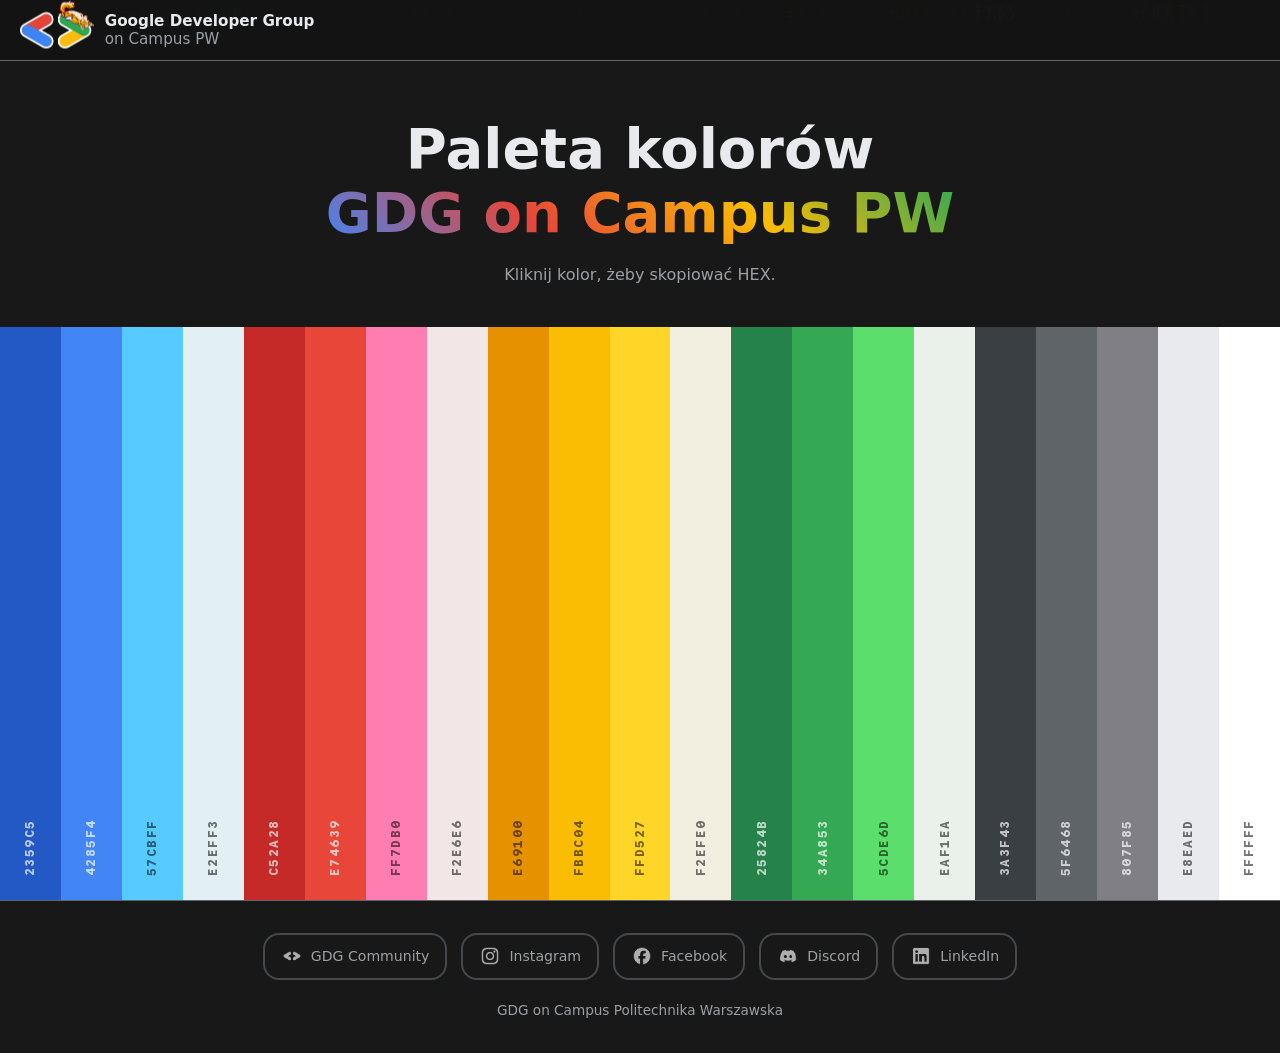
<file: index.html>
<!DOCTYPE html>
<html lang="pl">
<head>
  <meta charset="UTF-8">
  <meta name="viewport" content="width=device-width, initial-scale=1">
  <title>Paleta kolorów | GDG on Campus PW</title>
  <meta name="description" content="Paleta kolorów GDG on Campus PW. Kliknij kolor, żeby skopiować HEX.">

  <!-- Podgląd linku (Discord, Messenger, FB, LinkedIn). og:url i og:image muszą mieć pełny adres -->
  <meta property="og:type" content="website">
  <meta property="og:site_name" content="GDG on Campus PW">
  <meta property="og:locale" content="pl_PL">
  <meta property="og:title" content="Paleta kolorów GDG on Campus PW">
  <meta property="og:description" content="Kliknij kolor, żeby skopiować HEX.">
  <meta property="og:url" content="https://colors.gdgpw.pl/">
  <meta property="og:image" content="https://colors.gdgpw.pl/assets/og.jpg">
  <meta property="og:image:width" content="1200">
  <meta property="og:image:height" content="630">
  <meta property="og:image:alt" content="Logo GDG on Campus PW i napis Paleta kolorów">
  <meta name="twitter:card" content="summary_large_image">
  <link rel="icon" type="image/png" sizes="32x32" href="assets/favicon-32.png">
  <link rel="icon" type="image/png" sizes="192x192" href="assets/icon.png">
  <link rel="apple-touch-icon" href="assets/icon.png">

  <!-- Fonty z Google Fonts: Google Sans Flex (tekst) + Google Sans Code (HEX). Zmiana też w css/variables.css -->
  <link rel="preconnect" href="https://fonts.googleapis.com">
  <link rel="preconnect" href="https://fonts.gstatic.com" crossorigin>
  <link href="https://fonts.googleapis.com/css2?family=Google+Sans+Flex:wght@400;600;700;800&family=Google+Sans+Code:wght@400;700&display=swap" rel="stylesheet">

  <!-- Kolejność ma znaczenie: variables -> base -> layout -> components -> effects -->
  <link rel="stylesheet" href="css/variables.css">
  <link rel="stylesheet" href="css/base.css">
  <link rel="stylesheet" href="css/layout.css">
  <link rel="stylesheet" href="css/components.css">
  <link rel="stylesheet" href="css/effects.css">
</head>
<body>

  <!-- Tło z pływającymi symbolami (wypełnia js/effects.js) -->
  <div id="bg-canvas"></div>

  <header class="header">
    <div class="container header-inner">
      <a class="brand" href="https://gdgpw.pl"><img class="logo-img" src="assets/logo-mark.webp" alt=""><span class="brand-text">Google Developer Group<br><small>on Campus PW</small></span></a>
    </div>
  </header>

  <main>
    <section class="hero">
      <div class="container">
        <h1>Paleta kolorów<br><span class="gradient-text">GDG on Campus PW</span></h1>
        <p class="muted">Kliknij kolor, żeby skopiować HEX.</p>
      </div>
    </section>

    <!-- Paski wypełnia js/palette.js z COLORS (js/data.js) -->
    <div id="palette" class="palette"></div>
  </main>

  <footer class="footer">
    <div class="container">
      <!-- Socials: usuń cały <a>...</a>, żeby wyłączyć -->
      <div class="socials">
        <a class="social-link" href="https://gdg.community.dev/gdg-on-campus-politechnika-warszawska-warsaw-poland/" target="_blank" rel="noopener">
          <img src="assets/socials/gdg.svg" width="22" height="22" alt=""><span>GDG Community</span>
        </a>
        <a class="social-link" href="https://www.instagram.com/gdg_pw/" target="_blank" rel="noopener">
          <img src="assets/socials/instagram.svg" width="22" height="22" alt=""><span>Instagram</span>
        </a>
        <a class="social-link" href="https://www.facebook.com/gdg.pw" target="_blank" rel="noopener">
          <img src="assets/socials/facebook.svg" width="22" height="22" alt=""><span>Facebook</span>
        </a>
        <a class="social-link" href="https://discord.com/invite/vNW4vXVwqH" target="_blank" rel="noopener">
          <img src="assets/socials/discord.svg" width="22" height="22" alt=""><span>Discord</span>
        </a>
        <a class="social-link" href="https://www.linkedin.com/company/google-developer-group-pw/" target="_blank" rel="noopener">
          <img src="assets/socials/linkedin.svg" width="22" height="22" alt=""><span>LinkedIn</span>
        </a>
      </div>
      <p class="muted small">GDG on Campus Politechnika Warszawska</p>
    </div>
  </footer>

  <!-- Komunikat „Skopiowano” -->
  <div class="toast" id="toast" role="status" aria-live="polite"></div>

  <!-- Zwykłe skrypty (nie moduły), żeby działało też po dwukliku na index.html -->
  <script src="js/data.js"></script>
  <script src="js/utils.js"></script>
  <script src="js/palette.js"></script>
  <script src="js/effects.js"></script>
  <script src="js/main.js"></script>
</body>
</html>
</file>
<file: css/variables.css>
/* ==========================================================
   ZMIENNE – tu zmieniasz wygląd całej strony
   Paleta: GDG (kolory Google na ciemnym tle)
   ========================================================== */

:root {
  /* --- Kolory GDG --- */
  --blue:   #4285F4;
  --red:    #E74639;
  --yellow: #FBBC04;
  --green:  #34A853;

  /* --- Tła i tekst --- */
  --bg:         #181818;   /* tło strony */
  --bg-dark:    #121212;   /* header, pole wyniku (ciemniej) */
  --bg-card:    #202020;   /* karty. inne: var(--bg) = takie same jak tło */
  --bg-chip:    #2e2e2e;   /* małe plakietki (historia, code) */
  --border:     #5F6468;   /* ramki */

  --text-main:  #E8EAED;
  --text-muted: #9AA0A6;

  /* ==========================================================
     UŻYWANE W STRONIE – podmieniaj tylko to
     ========================================================== */
  --primary:    var(--green);     /* główny kolor (przyciski, akcenty). inne: var(--blue), var(--yellow), var(--red) */
  --secondary:  var(--blue);      /* drugi kolor (linki, hover kart). inne: var(--yellow), var(--red) */
  --on-accent:  #181818;          /* tekst na kolorowym przycisku */

  /* Gradient w nagłówku. Inne: (135deg, var(--blue), var(--green)) = 2 kolory */
  --gradient: linear-gradient(45deg, var(--blue), var(--red), var(--yellow), var(--green));

  /* --- Czcionki --- */
  --font-sans: "Google Sans Flex", system-ui, sans-serif;    /* tekst */
  --font-mono: "Google Sans Code", ui-monospace, monospace;  /* terminal, kod, symbole w tle, historia */

  /* --- Wygląd --- */
  --radius:  16px;    /* zaokrąglenie. 0 = ostre, 24px = bardzo okrągłe */
  --gap:     1.5rem;  /* odstępy w siatkach */
  --width:   1000px;  /* max szerokość treści */
  --header-shift: 300px; /* o ile px logo i menu w headerze są bardziej z boku. 0 = jak treść, ujemne = bardziej do środka */
  --header-blur: 25px;    /* rozmycie tła. 0px = brak */
  --header-opacity: 65%;  /* krycie. 100% = pełne tło, 40% = bardziej szklane */
  --glow:    0 0 24px color-mix(in srgb, var(--primary) 35%, transparent); /* poświata. "none" = wyłączona */
}
</file>
<file: css/base.css>
/* Reset + globalne style */
*, *::before, *::after { box-sizing: border-box; margin: 0; padding: 0; }

html { scroll-behavior: smooth; }

body {
  font-family: var(--font-sans);
  background: var(--bg);
  color: var(--text-main);
  line-height: 1.6;
}

h1 { font-size: clamp(2rem, 6vw, 3.5rem); font-weight: 800; line-height: 1.15; }
h2 { font-size: 1.8rem; margin-bottom: 1.5rem; }

a { color: var(--secondary); text-decoration: none; }

code {
  font-family: var(--font-mono); font-size: 0.9em;
  background: var(--bg-chip);
  padding: 0.1rem 0.4rem;
  border-radius: 6px;
}
a:hover { color: var(--primary); }

::selection { background: var(--secondary); color: var(--on-accent); }

/* Scrollbar */
::-webkit-scrollbar { width: 10px; }
::-webkit-scrollbar-track { background: var(--bg-dark); }
::-webkit-scrollbar-thumb { background: var(--border); border-radius: 10px; }

/* Pomocnicze klasy */
.muted  { color: var(--text-muted); }
.small  { font-size: 0.85rem; }
.center { text-align: center; }
.gradient-text {
  background: var(--gradient);
  -webkit-background-clip: text;
  background-clip: text;
  color: transparent;
}
</file>
<file: css/layout.css>
/* Układ: kontener, header, hero, paleta na resztę ekranu, footer */

.container { max-width: var(--width); margin: 0 auto; padding: 0 1.25rem; }

/* Header */
.header {
  position: sticky; top: 0; z-index: 10;
  background: color-mix(in srgb, var(--bg-dark) var(--header-opacity), transparent);
  -webkit-backdrop-filter: blur(var(--header-blur));
  backdrop-filter: blur(var(--header-blur));
  border-bottom: 1px solid var(--border);
}
.header-inner {
  display: flex; justify-content: space-between; align-items: center; height: 60px;
  max-width: calc(var(--width) + var(--header-shift) * 2);  /* szerszy header = logo wędruje na bok */
}
.brand { display: flex; align-items: center; gap: 0.7rem; color: var(--text-main); }
.brand:hover { color: var(--text-main); }
.brand-text { font-size: 0.95rem; font-weight: 600; line-height: 1.2; }
.brand-text small { font-size: inherit; font-weight: 400; color: var(--text-muted); }

/* Hero + paleta wypełniają pierwszy ekran, footer jest pod spodem */
main { min-height: calc(100vh - 61px); min-height: calc(100svh - 61px); display: flex; flex-direction: column; }
.hero { padding: 3.5rem 0 2.5rem; text-align: center; }
.hero p { margin-top: 1rem; }

/* Footer */
.footer { padding: 2rem 0; border-top: 1px solid var(--border); text-align: center; }

@media (max-width: 700px) {
  main { min-height: 0; }
  .hero { padding: 2.5rem 0 2rem; }
}
</file>
<file: css/components.css>
/* Komponenty: paleta (paski), toast */

/* ---------- Paleta: pionowe paski na komputerze ---------- */
.palette { flex: 1; min-height: 420px; display: flex; }

.swatch {
  flex: 1; min-width: 0;
  position: relative; overflow: hidden;
  display: flex; align-items: flex-end; justify-content: center;
  padding: 0 0 1.5rem;
  border: 0; border-radius: 0;
  font: inherit; color: inherit;
  cursor: pointer;
  transition: flex 0.25s cubic-bezier(.4, 0, .2, 1);
}
.swatch:hover, .swatch:focus-visible { flex: 1.8; }
.swatch:focus-visible { outline: 3px solid currentColor; outline-offset: -6px; }

/* Napis od dołu: HEX zawsze, nazwa i ikonka po najechaniu */
.sw-label {
  display: flex; flex-direction: column-reverse; align-items: center; gap: 0.6rem;
  pointer-events: none;
}
.sw-hex, .sw-name { writing-mode: vertical-rl; transform: rotate(180deg); white-space: nowrap; }
.sw-hex  { font-family: var(--font-mono); font-size: 0.8rem; font-weight: 700; letter-spacing: 0.12em; opacity: 0.75; transition: opacity 0.2s; }
.sw-name { font-size: 0.8rem; opacity: 0; transition: opacity 0.2s; }
.sw-icon { display: grid; place-items: center; width: 30px; height: 30px; border-radius: 50%; background: rgba(255,255,255,0.15); opacity: 0; transition: opacity 0.2s; }
.sw-icon svg { width: 15px; height: 15px; fill: none; stroke: currentColor; stroke-width: 2; stroke-linecap: round; stroke-linejoin: round; }

.swatch:hover .sw-hex, .swatch:focus-visible .sw-hex { opacity: 1; }
.swatch:hover .sw-name, .swatch:hover .sw-icon,
.swatch:focus-visible .sw-name, .swatch:focus-visible .sw-icon { opacity: 1; }

/* Tablet: bez myszki nie ma najechania, więc nazwy widać od razu */
@media (hover: none) {
  .sw-name { opacity: 0.8; }
}

/* Błysk po skopiowaniu */
.swatch.flash::after {
  content: ""; position: absolute; inset: 0;
  background: rgba(255,255,255,0.3);
  animation: flashOut 0.4s ease forwards;
  pointer-events: none;
}
@keyframes flashOut { from { opacity: 1; } to { opacity: 0; } }

/* ---------- Paleta: poziome paski na telefonie ---------- */
@media (max-width: 700px) {
  .palette { flex-direction: column; min-height: 0; }
  .swatch { flex: none; height: 56px; padding: 0 1.25rem; align-items: center; justify-content: flex-start; }
  .swatch:hover, .swatch:focus-visible { flex: none; }
  .sw-label { flex-direction: row; width: 100%; gap: 0.75rem; }
  .sw-hex, .sw-name { writing-mode: horizontal-tb; transform: none; opacity: 1; }
  .sw-hex { font-size: 0.9rem; }
  .sw-name { font-size: 0.85rem; opacity: 0.7; }
  .sw-icon { margin-left: auto; opacity: 0.6; background: none; }
}

/* ---------- Toast ---------- */
.toast {
  position: fixed; bottom: 2.5rem; left: 50%; z-index: 100;
  display: flex; align-items: center; gap: 0.5rem;
  padding: 0.55rem 1.2rem;
  background: var(--bg-card);
  border: 1px solid var(--border);
  border-radius: 999px;
  box-shadow: 0 12px 32px rgba(0,0,0,0.5);
  font-size: 0.9rem; white-space: nowrap;
  opacity: 0; transform: translateX(-50%) translateY(12px);
  transition: opacity 0.18s ease, transform 0.18s ease;
  pointer-events: none;
}
.toast.show { opacity: 1; transform: translateX(-50%) translateY(0); }
.toast b { font-family: var(--font-mono); }
.toast-dot { width: 14px; height: 14px; border-radius: 50%; border: 1px solid var(--border); flex-shrink: 0; }
</file>
<file: css/effects.css>
/* Efekty: tło z symbolami, logo, impreza (Konami), socials */

/* ---------- Tło z pływającymi symbolami ---------- */
#bg-canvas {
  position: fixed; inset: 0;
  z-index: 0;
  pointer-events: none;
  overflow: hidden;
}
.code-symbol {
  position: absolute;
  opacity: 0.10;                       /* przezroczystość symboli */
  font-size: 1.1rem;
  font-family: var(--font-mono);
  animation: floatSymbol 15s infinite linear;
}
@keyframes floatSymbol {
  from { transform: translateY(110vh) rotate(0deg); }
  to   { transform: translateY(-20vh) rotate(360deg); }
}

/* Treść nad tłem */
main, .footer { position: relative; z-index: 1; }

/* ---------- Logo w headerze ---------- */
.logo-img { height: 48px; width: auto; display: block; transform: translateY(-11.5%); }   /* znak w headerze. Przesunięty w górę o corgiego nad nawiasami, żeby na środku headera były nawiasy, nie cały obrazek */

/* ---------- Konami: paski migają kolorami GDG ---------- */
body.party .code-symbol { opacity: 0.3 !important; animation-duration: 4s !important; }
body.party .swatch::before {
  content: ""; position: absolute; inset: 0;
  pointer-events: none;
  animation: partyOverlay 1s infinite linear;
}
body.party .swatch:nth-child(4n+2)::before { animation-delay: -0.25s; }
body.party .swatch:nth-child(4n+3)::before { animation-delay: -0.5s; }
body.party .swatch:nth-child(4n+4)::before { animation-delay: -0.75s; }
@keyframes partyOverlay {
  0%   { background: color-mix(in srgb, var(--blue)   22%, transparent); }
  25%  { background: color-mix(in srgb, var(--red)    22%, transparent); }
  50%  { background: color-mix(in srgb, var(--yellow) 22%, transparent); }
  75%  { background: color-mix(in srgb, var(--green)  22%, transparent); }
  100% { background: color-mix(in srgb, var(--blue)   22%, transparent); }
}

/* ---------- Socials (footer) ---------- */
.socials { display: flex; justify-content: center; gap: 14px; flex-wrap: wrap; margin-bottom: 1.25rem; }
.social-link {
  display: flex; align-items: center; gap: 8px;
  padding: 10px 16px;
  border: 2px solid var(--border);
  border-radius: var(--radius);
  color: var(--text-main); font-size: 0.88rem;
  opacity: 0.65;
  transition: all 0.3s ease;
}
.social-link:hover {
  opacity: 1; color: var(--text-main);
  border-color: var(--text-main);
  transform: translateY(-3px);
  background: rgba(255,255,255,0.05);
}

@media (max-width: 600px) {
  .logo-img { height: 40px; }
  .social-link span { display: none; }
}

/* ---------- Mniej ruchu, gdy system o to prosi ---------- */
@media (prefers-reduced-motion: reduce) {
  #bg-canvas { display: none; }
  *, *::before, *::after { animation-duration: 0.01ms !important; animation-iteration-count: 1 !important; transition-duration: 0.01ms !important; }
}
</file>
